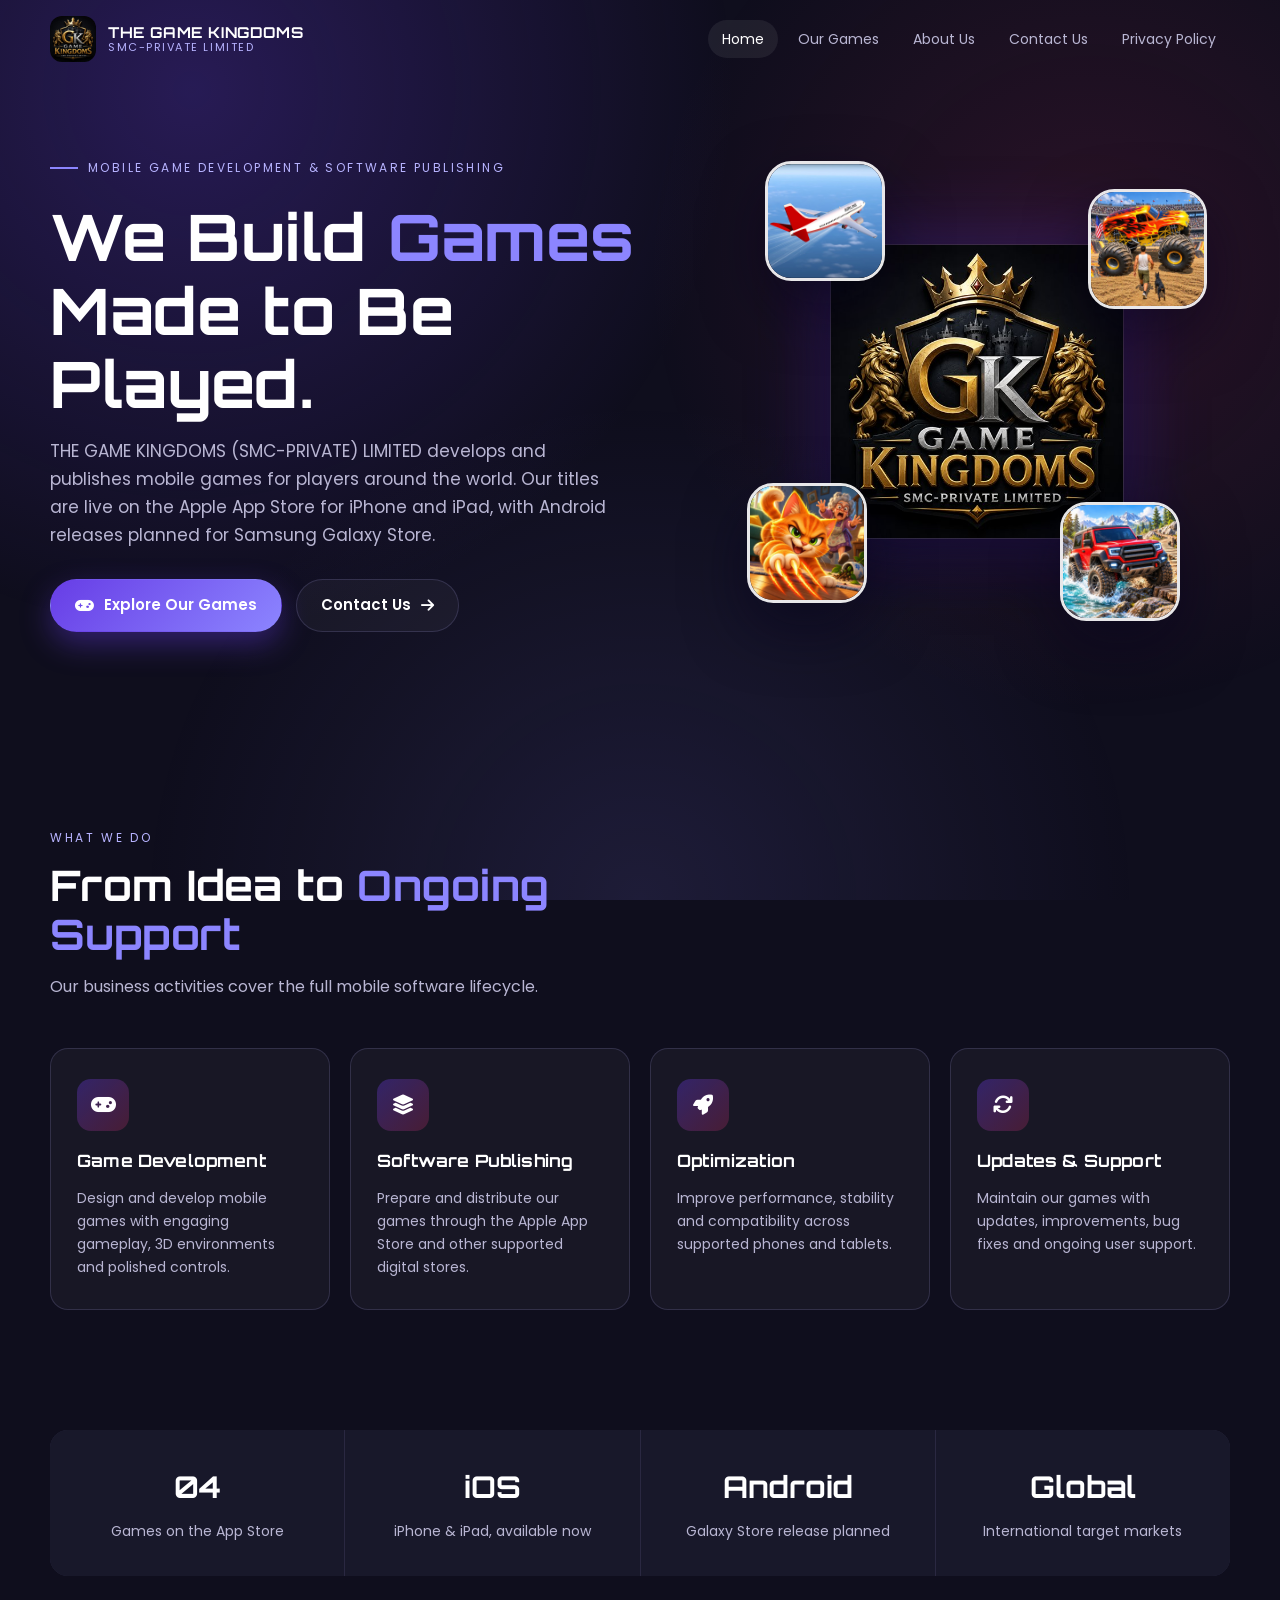
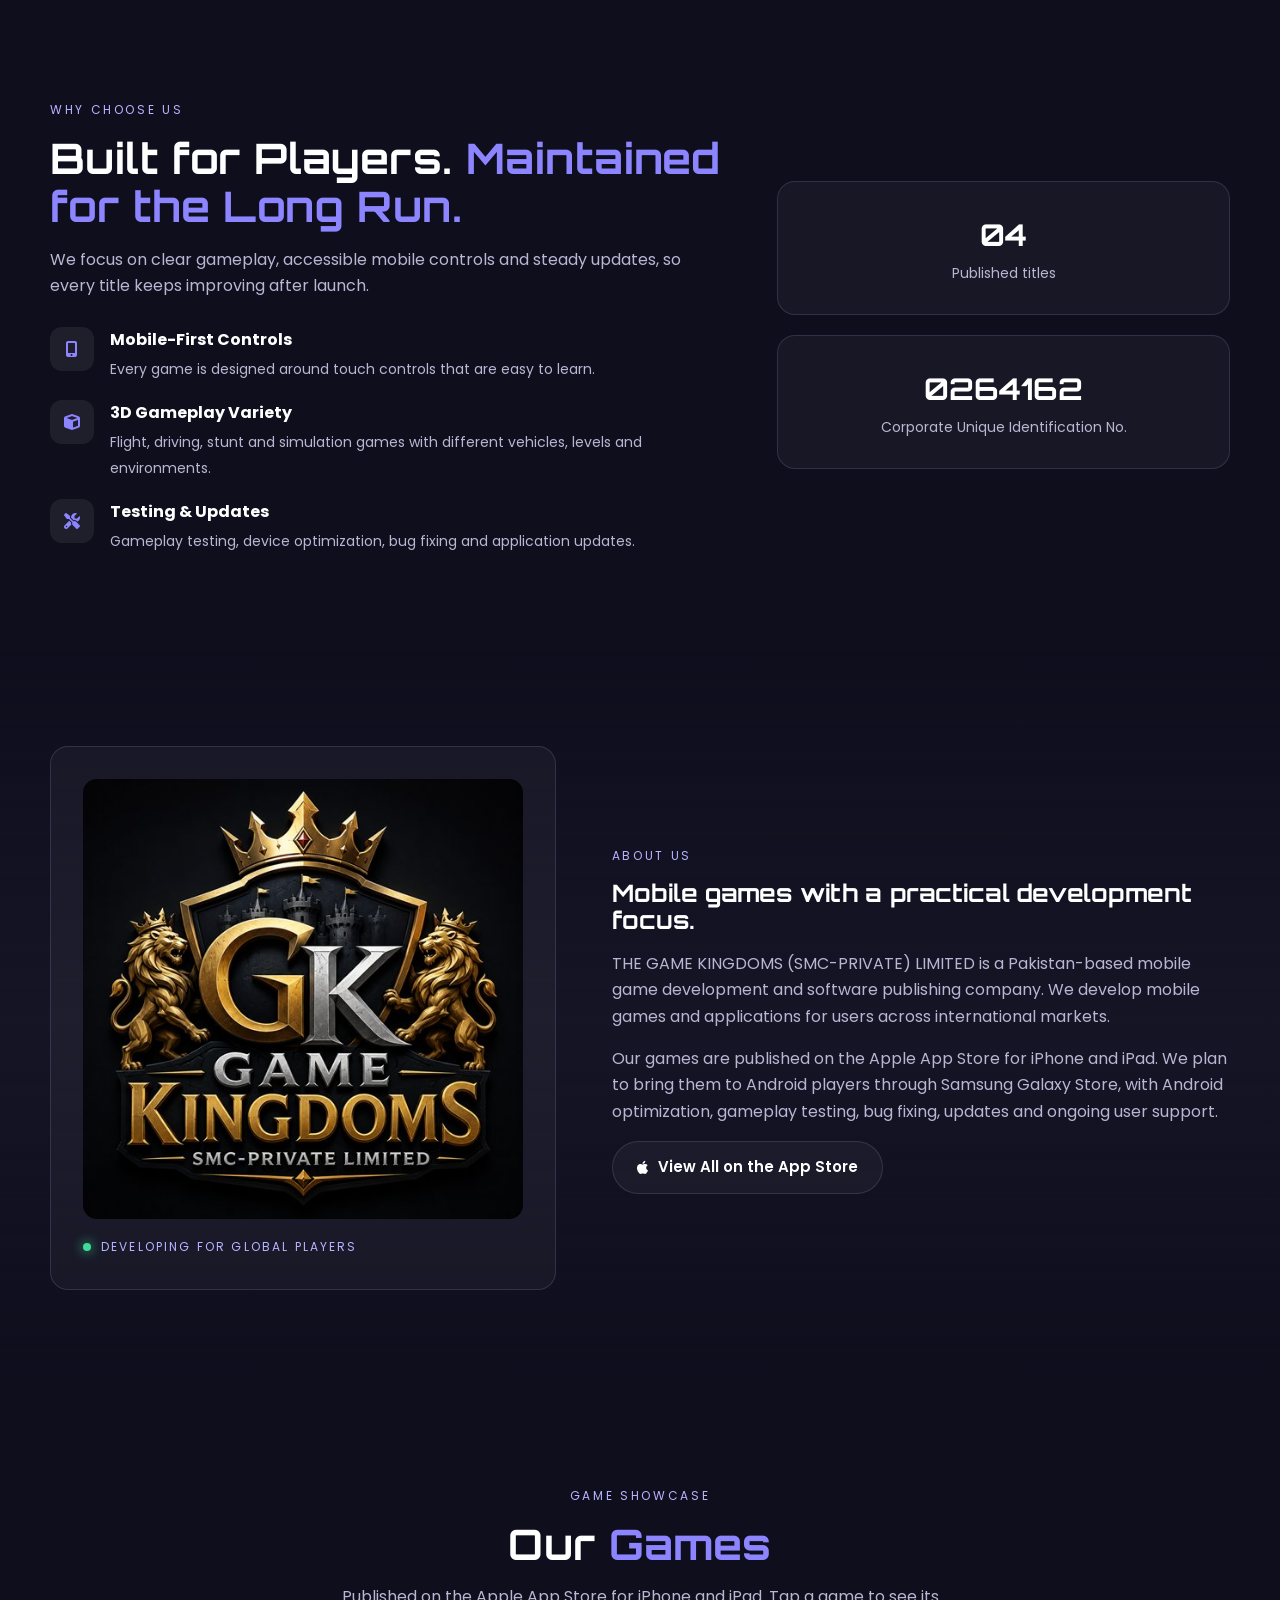
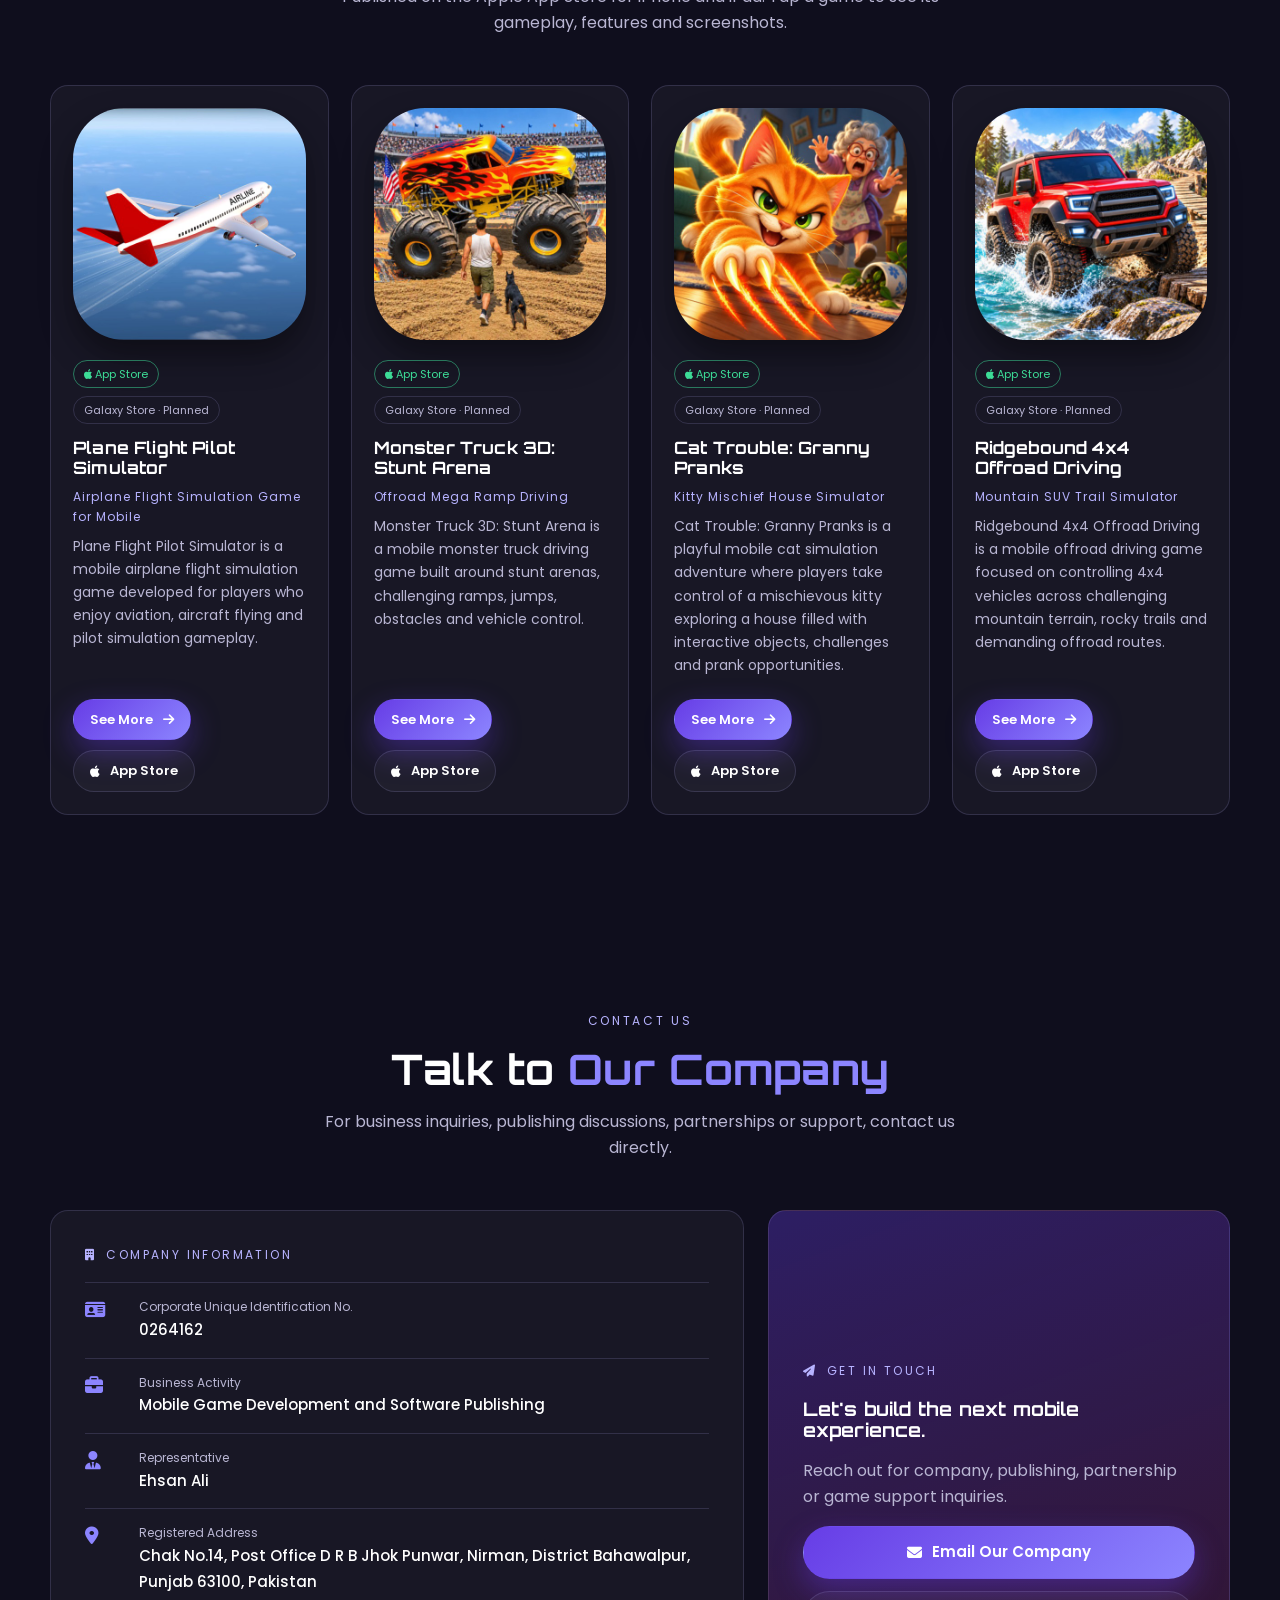
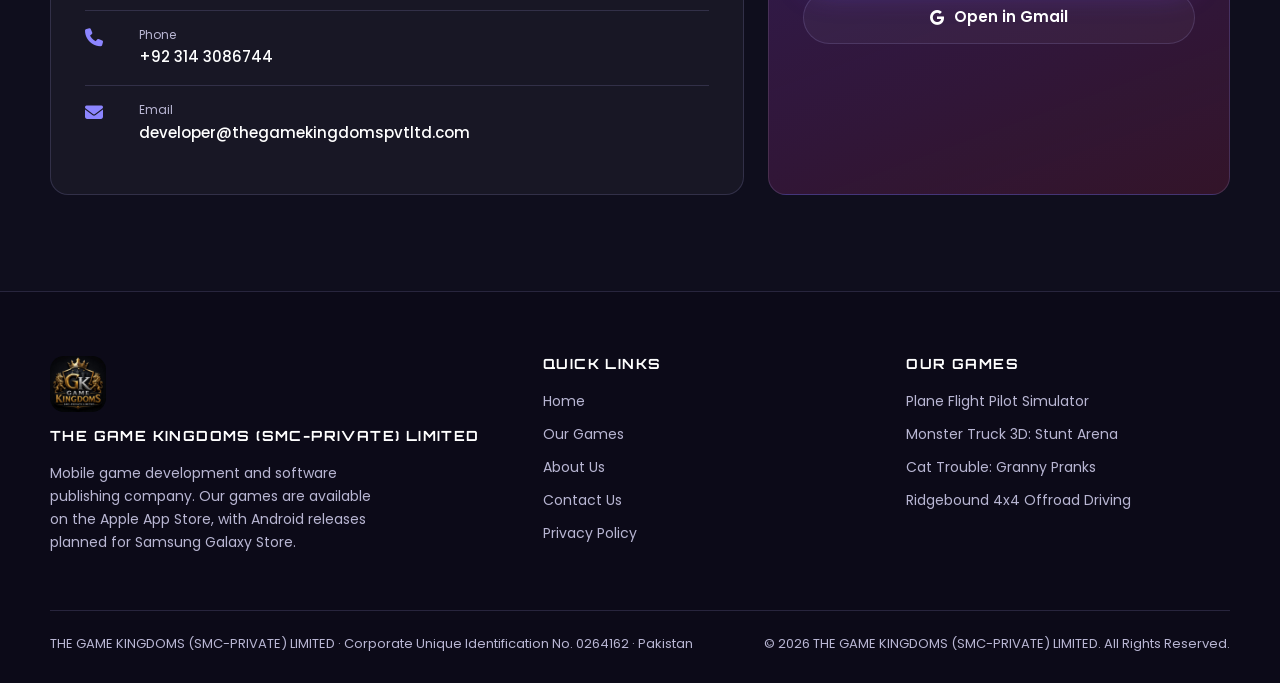
<file: index.html>
<!DOCTYPE html>
<html lang="en">
<head>
    <meta charset="UTF-8">
    <meta name="viewport" content="width=device-width, initial-scale=1.0">
    <title>THE GAME KINGDOMS (SMC-PRIVATE) LIMITED | Mobile Game Development &amp; Software Publishing</title>
    <meta name="description" content="THE GAME KINGDOMS (SMC-PRIVATE) LIMITED is a Pakistan-based mobile game development and software publishing company. Play our games on the Apple App Store.">
    <meta name="author" content="THE GAME KINGDOMS (SMC-PRIVATE) LIMITED">
    <meta property="og:title" content="THE GAME KINGDOMS (SMC-PRIVATE) LIMITED | Mobile Game Development &amp; Software Publishing">
    <meta property="og:description" content="THE GAME KINGDOMS (SMC-PRIVATE) LIMITED is a Pakistan-based mobile game development and software publishing company. Play our games on the Apple App Store.">
    <meta property="og:type" content="website">
    <link rel="icon" href="images/logo.jpg">
    <link rel="preconnect" href="https://fonts.googleapis.com">
    <link rel="preconnect" href="https://fonts.gstatic.com" crossorigin>
    <link href="https://fonts.googleapis.com/css2?family=Orbitron:wght@500;600;700;800&family=Poppins:wght@300;400;500;600;700&display=swap" rel="stylesheet">
    <link rel="stylesheet" href="https://cdnjs.cloudflare.com/ajax/libs/font-awesome/6.7.1/css/all.min.css">
    <link rel="stylesheet" href="css/style.css">
</head>
<body>
<div class="page-glow"></div>
<header id="site-header">
    <nav class="navbar wrap">
        <a href="index.html" class="logo" aria-label="THE GAME KINGDOMS home">
            <img src="images/logo.jpg" alt="THE GAME KINGDOMS logo" width="46" height="46">
            <span class="logo-copy"><strong>THE GAME KINGDOMS</strong><small>SMC-PRIVATE LIMITED</small></span>
        </a>
        <ul class="menu">
            <li><a href="index.html" class="active">Home</a></li>
            <li><a href="games.html">Our Games</a></li>
            <li><a href="index.html#about">About Us</a></li>
            <li><a href="index.html#contact">Contact Us</a></li>
            <li><a href="privacy-policy.html">Privacy Policy</a></li>
        </ul>
        <button class="menu-toggle" aria-label="Open navigation menu" aria-expanded="false"><i class="fa-solid fa-bars"></i></button>
    </nav>
</header>

<main>
<section id="home" class="hero">
    <div class="wrap hero-grid">
        <div class="hero-content">
            <div class="eyebrow"><span></span> MOBILE GAME DEVELOPMENT & SOFTWARE PUBLISHING</div>
            <h1>We Build <em>Games</em><br>Made to Be Played.</h1>
            <p>THE GAME KINGDOMS (SMC-PRIVATE) LIMITED develops and publishes mobile games for players around the world. Our titles are live on the Apple App Store for iPhone and iPad, with Android releases planned for Samsung Galaxy Store.</p>
            <div class="hero-actions">
                <a class="btn btn-primary" href="#games"><i class="fa-solid fa-gamepad"></i> Explore Our Games</a>
                <a class="btn btn-ghost" href="#contact">Contact Us <i class="fa-solid fa-arrow-right"></i></a>
            </div>
        </div>
        <div class="hero-visual">
            <div class="hero-logo"><img src="images/logo.jpg" alt="THE GAME KINGDOMS" width="460" height="460"></div>
                <a class="hero-icon" href="games/plane-flight-pilot-simulator.html"><img src="images/games/plane-flight-pilot-simulator/icon.jpg" alt="Plane Flight Pilot Simulator" width="512" height="512"></a>
                <a class="hero-icon" href="games/monster-truck-3d-stunt-arena.html"><img src="images/games/monster-truck-3d-stunt-arena/icon.jpg" alt="Monster Truck 3D: Stunt Arena" width="512" height="512"></a>
                <a class="hero-icon" href="games/cat-trouble-granny-pranks.html"><img src="images/games/cat-trouble-granny-pranks/icon.jpg" alt="Cat Trouble: Granny Pranks" width="512" height="512"></a>
                <a class="hero-icon" href="games/ridgebound-4x4-offroad-driving.html"><img src="images/games/ridgebound-4x4-offroad-driving/icon.jpg" alt="Ridgebound 4x4 Offroad Driving" width="512" height="512"></a>
        </div>
    </div>
</section>

<section class="section" id="services">
    <div class="wrap">
        <div class="section-heading reveal">
            <div class="kicker">What We Do</div>
            <h2>From Idea to <span>Ongoing Support</span></h2>
            <p>Our business activities cover the full mobile software lifecycle.</p>
        </div>
        <div class="service-grid">
            <article class="service panel reveal"><div class="icon"><i class="fa-solid fa-gamepad"></i></div><h3>Game Development</h3><p>Design and develop mobile games with engaging gameplay, 3D environments and polished controls.</p></article>
            <article class="service panel reveal"><div class="icon"><i class="fa-solid fa-layer-group"></i></div><h3>Software Publishing</h3><p>Prepare and distribute our games through the Apple App Store and other supported digital stores.</p></article>
            <article class="service panel reveal"><div class="icon"><i class="fa-solid fa-rocket"></i></div><h3>Optimization</h3><p>Improve performance, stability and compatibility across supported phones and tablets.</p></article>
            <article class="service panel reveal"><div class="icon"><i class="fa-solid fa-arrows-rotate"></i></div><h3>Updates & Support</h3><p>Maintain our games with updates, improvements, bug fixes and ongoing user support.</p></article>
        </div>
    </div>
</section>

<section class="section-tight">
    <div class="wrap">
        <div class="stats reveal">
            <div class="stat"><strong>04</strong><span>Games on the App Store</span></div>
            <div class="stat"><strong>iOS</strong><span>iPhone & iPad, available now</span></div>
            <div class="stat"><strong>Android</strong><span>Galaxy Store release planned</span></div>
            <div class="stat"><strong>Global</strong><span>International target markets</span></div>
        </div>
    </div>
</section>

<section class="section" id="why">
    <div class="wrap why-grid">
        <div class="reveal">
            <div class="kicker">Why Choose Us</div>
            <div class="section-heading" style="margin-bottom:0"><h2>Built for Players. <span>Maintained for the Long Run.</span></h2></div>
            <p>We focus on clear gameplay, accessible mobile controls and steady updates, so every title keeps improving after launch.</p>
            <ul class="why-list">
                <li><i class="fa-solid fa-mobile-screen-button"></i><div><strong>Mobile-First Controls</strong><span>Every game is designed around touch controls that are easy to learn.</span></div></li>
                <li><i class="fa-solid fa-cube"></i><div><strong>3D Gameplay Variety</strong><span>Flight, driving, stunt and simulation games with different vehicles, levels and environments.</span></div></li>
                <li><i class="fa-solid fa-screwdriver-wrench"></i><div><strong>Testing & Updates</strong><span>Gameplay testing, device optimization, bug fixing and application updates.</span></div></li>
            </ul>
        </div>
        <div class="why-cards reveal">
            <div class="why-card panel"><strong>04</strong><span>Published titles</span></div>
            <div class="why-card panel"><strong>0264162</strong><span>Corporate Unique Identification No.</span></div>
        </div>
    </div>
</section>

<section class="section section-alt" id="about">
    <div class="wrap about-grid">
        <div class="about-visual panel reveal">
            <img src="images/logo.jpg" alt="THE GAME KINGDOMS studio logo" width="460" height="460" loading="lazy">
            <div class="caption"><span class="dot"></span> DEVELOPING FOR GLOBAL PLAYERS</div>
        </div>
        <div class="about-copy reveal">
            <div class="kicker">About Us</div>
            <h3>Mobile games with a practical development focus.</h3>
            <p>THE GAME KINGDOMS (SMC-PRIVATE) LIMITED is a Pakistan-based mobile game development and software publishing company. We develop mobile games and applications for users across international markets.</p>
            <p>Our games are published on the Apple App Store for iPhone and iPad. We plan to bring them to Android players through Samsung Galaxy Store, with Android optimization, gameplay testing, bug fixing, updates and ongoing user support.</p>
            <a class="btn btn-ghost" href="https://apps.apple.com/mn/developer/ehsan-ali/id1786367905" target="_blank" rel="noopener"><i class="fa-brands fa-apple"></i> View All on the App Store</a>
        </div>
    </div>
</section>

<section class="section" id="games">
    <div class="wrap">
        <div class="section-heading centered reveal">
            <div class="kicker">Game Showcase</div>
            <h2>Our <span>Games</span></h2>
            <p>Published on the Apple App Store for iPhone and iPad. Tap a game to see its gameplay, features and screenshots.</p>
        </div>
        <div class="game-grid">
        <article class="game-card panel reveal">
            <a class="game-icon" href="games/plane-flight-pilot-simulator.html"><img src="images/games/plane-flight-pilot-simulator/icon.jpg" alt="Plane Flight Pilot Simulator app icon" width="512" height="512" loading="lazy"></a>
            <div class="platforms"><span class="platform live"><i class="fa-brands fa-apple"></i> App Store</span><span class="platform">Galaxy Store · Planned</span></div>
            <h3>Plane Flight Pilot Simulator</h3>
            <div class="tag">Airplane Flight Simulation Game for Mobile</div>
            <p>Plane Flight Pilot Simulator is a mobile airplane flight simulation game developed for players who enjoy aviation, aircraft flying and pilot simulation gameplay.</p>
            <div class="game-actions">
                <a class="btn btn-primary btn-sm" href="games/plane-flight-pilot-simulator.html">See More <i class="fa-solid fa-arrow-right"></i></a>
                <a class="btn btn-ghost btn-sm" href="https://apps.apple.com/us/app/plane-flight-pilot-simulator/id6740571458" target="_blank" rel="noopener"><i class="fa-brands fa-apple"></i> App Store</a>
            </div>
        </article>
        <article class="game-card panel reveal">
            <a class="game-icon" href="games/monster-truck-3d-stunt-arena.html"><img src="images/games/monster-truck-3d-stunt-arena/icon.jpg" alt="Monster Truck 3D: Stunt Arena app icon" width="512" height="512" loading="lazy"></a>
            <div class="platforms"><span class="platform live"><i class="fa-brands fa-apple"></i> App Store</span><span class="platform">Galaxy Store · Planned</span></div>
            <h3>Monster Truck 3D: Stunt Arena</h3>
            <div class="tag">Offroad Mega Ramp Driving</div>
            <p>Monster Truck 3D: Stunt Arena is a mobile monster truck driving game built around stunt arenas, challenging ramps, jumps, obstacles and vehicle control.</p>
            <div class="game-actions">
                <a class="btn btn-primary btn-sm" href="games/monster-truck-3d-stunt-arena.html">See More <i class="fa-solid fa-arrow-right"></i></a>
                <a class="btn btn-ghost btn-sm" href="https://apps.apple.com/us/app/monster-truck-3d-stunt-arena/id6739700080" target="_blank" rel="noopener"><i class="fa-brands fa-apple"></i> App Store</a>
            </div>
        </article>
        <article class="game-card panel reveal">
            <a class="game-icon" href="games/cat-trouble-granny-pranks.html"><img src="images/games/cat-trouble-granny-pranks/icon.jpg" alt="Cat Trouble: Granny Pranks app icon" width="512" height="512" loading="lazy"></a>
            <div class="platforms"><span class="platform live"><i class="fa-brands fa-apple"></i> App Store</span><span class="platform">Galaxy Store · Planned</span></div>
            <h3>Cat Trouble: Granny Pranks</h3>
            <div class="tag">Kitty Mischief House Simulator</div>
            <p>Cat Trouble: Granny Pranks is a playful mobile cat simulation adventure where players take control of a mischievous kitty exploring a house filled with interactive objects, challenges and prank opportunities.</p>
            <div class="game-actions">
                <a class="btn btn-primary btn-sm" href="games/cat-trouble-granny-pranks.html">See More <i class="fa-solid fa-arrow-right"></i></a>
                <a class="btn btn-ghost btn-sm" href="https://apps.apple.com/us/app/cat-trouble-granny-pranks/id6741321329" target="_blank" rel="noopener"><i class="fa-brands fa-apple"></i> App Store</a>
            </div>
        </article>
        <article class="game-card panel reveal">
            <a class="game-icon" href="games/ridgebound-4x4-offroad-driving.html"><img src="images/games/ridgebound-4x4-offroad-driving/icon.jpg" alt="Ridgebound 4x4 Offroad Driving app icon" width="512" height="512" loading="lazy"></a>
            <div class="platforms"><span class="platform live"><i class="fa-brands fa-apple"></i> App Store</span><span class="platform">Galaxy Store · Planned</span></div>
            <h3>Ridgebound 4x4 Offroad Driving</h3>
            <div class="tag">Mountain SUV Trail Simulator</div>
            <p>Ridgebound 4x4 Offroad Driving is a mobile offroad driving game focused on controlling 4x4 vehicles across challenging mountain terrain, rocky trails and demanding offroad routes.</p>
            <div class="game-actions">
                <a class="btn btn-primary btn-sm" href="games/ridgebound-4x4-offroad-driving.html">See More <i class="fa-solid fa-arrow-right"></i></a>
                <a class="btn btn-ghost btn-sm" href="https://apps.apple.com/us/app/ridgebound-4x4-offroad-driving/id6739870364" target="_blank" rel="noopener"><i class="fa-brands fa-apple"></i> App Store</a>
            </div>
        </article>
        </div>
    </div>
</section>

<section class="section" id="contact">
    <div class="wrap">
        <div class="section-heading centered reveal">
            <div class="kicker">Contact Us</div>
            <h2>Talk to <span>Our Company</span></h2>
            <p>For business inquiries, publishing discussions, partnerships or support, contact us directly.</p>
        </div>
        <div class="contact-grid">
            <div class="contact-card panel reveal">
                <div class="contact-label"><i class="fa-solid fa-building"></i> COMPANY INFORMATION</div>
                <div class="company-row"><i class="fa-solid fa-id-card"></i><div><small>Corporate Unique Identification No.</small><strong>0264162</strong></div></div>
                <div class="company-row"><i class="fa-solid fa-briefcase"></i><div><small>Business Activity</small><strong>Mobile Game Development and Software Publishing</strong></div></div>
                <div class="company-row"><i class="fa-solid fa-user-tie"></i><div><small>Representative</small><strong>Ehsan Ali</strong></div></div>
                <div class="company-row"><i class="fa-solid fa-location-dot"></i><div><small>Registered Address</small><strong>Chak No.14, Post Office D R B Jhok Punwar, Nirman, District Bahawalpur, Punjab 63100, Pakistan</strong></div></div>
                <div class="company-row"><i class="fa-solid fa-phone"></i><div><small>Phone</small><a href="tel:+923143086744">+92 314 3086744</a></div></div>
                <div class="company-row"><i class="fa-solid fa-envelope"></i><div><small>Email</small><a href="mailto:developer@thegamekingdomspvtltd.com">developer@thegamekingdomspvtltd.com</a></div></div>
            </div>
            <div class="contact-card contact-cta panel reveal">
                <div class="contact-label"><i class="fa-solid fa-paper-plane"></i> GET IN TOUCH</div>
                <h3>Let's build the next mobile experience.</h3>
                <p>Reach out for company, publishing, partnership or game support inquiries.</p>
                <a class="btn btn-primary" href="mailto:developer@thegamekingdomspvtltd.com?subject=Inquiry%20from%20website"><i class="fa-solid fa-envelope"></i> Email Our Company</a>
                <a class="btn btn-ghost" href="https://mail.google.com/mail/?view=cm&fs=1&to=developer@thegamekingdomspvtltd.com&su=Inquiry%20from%20website" target="_blank" rel="noopener"><i class="fa-brands fa-google"></i> Open in Gmail</a>
            </div>
        </div>
    </div>
</section>
</main>
<footer>
    <div class="wrap">
        <div class="footer-grid">
            <div class="footer-brand">
                <img src="images/logo.jpg" alt="THE GAME KINGDOMS logo" width="56" height="56">
                <h4>THE GAME KINGDOMS (SMC-PRIVATE) LIMITED</h4>
                <p>Mobile game development and software publishing company. Our games are available on the Apple App Store, with Android releases planned for Samsung Galaxy Store.</p>
            </div>
            <div>
                <h4>QUICK LINKS</h4>
                <div class="footer-links">
                    <a href="index.html">Home</a>
                    <a href="games.html">Our Games</a>
                    <a href="index.html#about">About Us</a>
                    <a href="index.html#contact">Contact Us</a>
                    <a href="privacy-policy.html">Privacy Policy</a>
                </div>
            </div>
            <div>
                <h4>OUR GAMES</h4>
                <div class="footer-links">
                <a href="games/plane-flight-pilot-simulator.html">Plane Flight Pilot Simulator</a>
                <a href="games/monster-truck-3d-stunt-arena.html">Monster Truck 3D: Stunt Arena</a>
                <a href="games/cat-trouble-granny-pranks.html">Cat Trouble: Granny Pranks</a>
                <a href="games/ridgebound-4x4-offroad-driving.html">Ridgebound 4x4 Offroad Driving</a>
                </div>
            </div>
        </div>
        <div class="footer-legal">
            <p>THE GAME KINGDOMS (SMC-PRIVATE) LIMITED · Corporate Unique Identification No. 0264162 · Pakistan</p>
            <p>&copy; 2026 THE GAME KINGDOMS (SMC-PRIVATE) LIMITED. All Rights Reserved.</p>
        </div>
    </div>
</footer>
<script src="js/script.js"></script>
</body>
</html>
</file>
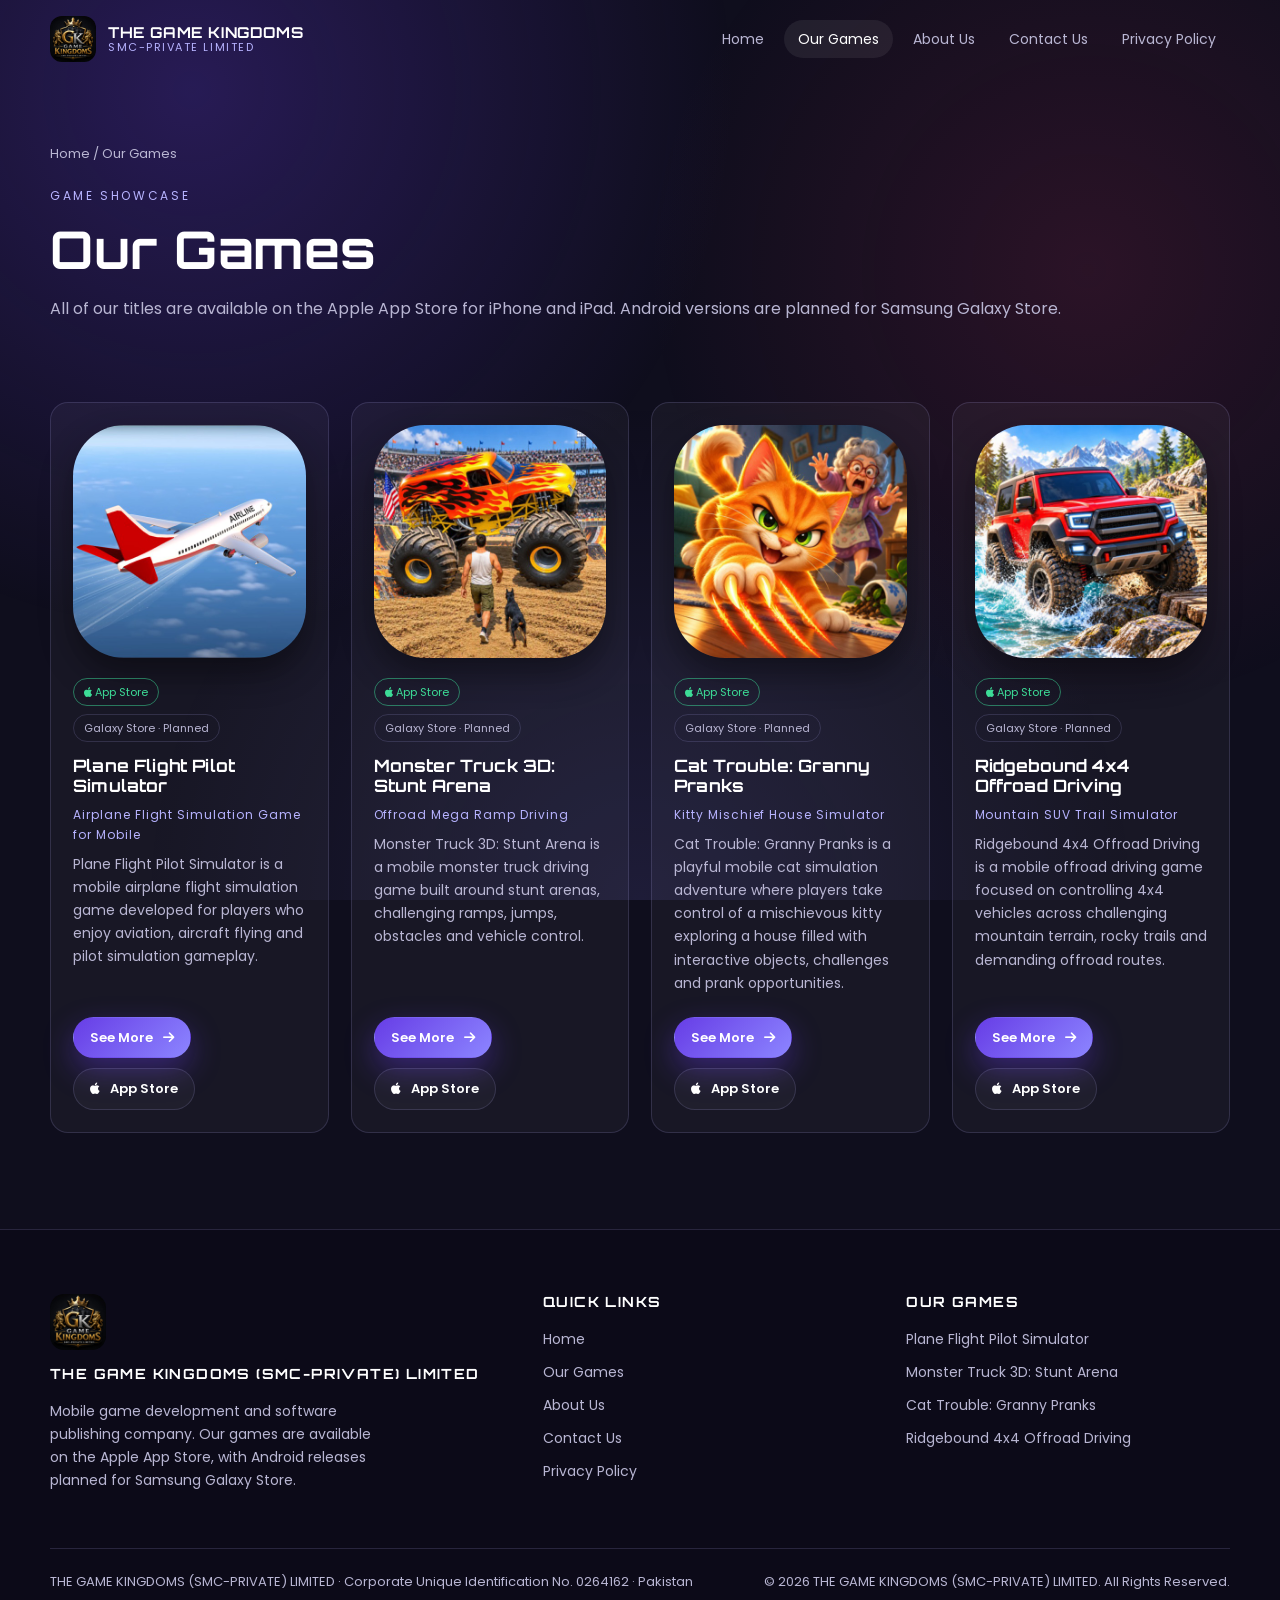
<file: games.html>
<!DOCTYPE html>
<html lang="en">
<head>
    <meta charset="UTF-8">
    <meta name="viewport" content="width=device-width, initial-scale=1.0">
    <title>Our Games | THE GAME KINGDOMS (SMC-PRIVATE) LIMITED</title>
    <meta name="description" content="Mobile games by THE GAME KINGDOMS (SMC-PRIVATE) LIMITED, available on the Apple App Store for iPhone and iPad.">
    <meta name="author" content="THE GAME KINGDOMS (SMC-PRIVATE) LIMITED">
    <meta property="og:title" content="Our Games | THE GAME KINGDOMS (SMC-PRIVATE) LIMITED">
    <meta property="og:description" content="Mobile games by THE GAME KINGDOMS (SMC-PRIVATE) LIMITED, available on the Apple App Store for iPhone and iPad.">
    <meta property="og:type" content="website">
    <link rel="icon" href="images/logo.jpg">
    <link rel="preconnect" href="https://fonts.googleapis.com">
    <link rel="preconnect" href="https://fonts.gstatic.com" crossorigin>
    <link href="https://fonts.googleapis.com/css2?family=Orbitron:wght@500;600;700;800&family=Poppins:wght@300;400;500;600;700&display=swap" rel="stylesheet">
    <link rel="stylesheet" href="https://cdnjs.cloudflare.com/ajax/libs/font-awesome/6.7.1/css/all.min.css">
    <link rel="stylesheet" href="css/style.css">
</head>
<body>
<div class="page-glow"></div>
<header id="site-header">
    <nav class="navbar wrap">
        <a href="index.html" class="logo" aria-label="THE GAME KINGDOMS home">
            <img src="images/logo.jpg" alt="THE GAME KINGDOMS logo" width="46" height="46">
            <span class="logo-copy"><strong>THE GAME KINGDOMS</strong><small>SMC-PRIVATE LIMITED</small></span>
        </a>
        <ul class="menu">
            <li><a href="index.html">Home</a></li>
            <li><a href="games.html" class="active">Our Games</a></li>
            <li><a href="index.html#about">About Us</a></li>
            <li><a href="index.html#contact">Contact Us</a></li>
            <li><a href="privacy-policy.html">Privacy Policy</a></li>
        </ul>
        <button class="menu-toggle" aria-label="Open navigation menu" aria-expanded="false"><i class="fa-solid fa-bars"></i></button>
    </nav>
</header>

<main>
<section class="page-hero">
    <div class="wrap">
        <div class="breadcrumb"><a href="index.html">Home</a> / Our Games</div>
        <div class="kicker">Game Showcase</div>
        <h1>Our Games</h1>
        <p>All of our titles are available on the Apple App Store for iPhone and iPad. Android versions are planned for Samsung Galaxy Store.</p>
    </div>
</section>
<section class="section" style="padding-top:24px">
    <div class="wrap">
        <div class="game-grid">
        <article class="game-card panel reveal">
            <a class="game-icon" href="games/plane-flight-pilot-simulator.html"><img src="images/games/plane-flight-pilot-simulator/icon.jpg" alt="Plane Flight Pilot Simulator app icon" width="512" height="512" loading="lazy"></a>
            <div class="platforms"><span class="platform live"><i class="fa-brands fa-apple"></i> App Store</span><span class="platform">Galaxy Store · Planned</span></div>
            <h3>Plane Flight Pilot Simulator</h3>
            <div class="tag">Airplane Flight Simulation Game for Mobile</div>
            <p>Plane Flight Pilot Simulator is a mobile airplane flight simulation game developed for players who enjoy aviation, aircraft flying and pilot simulation gameplay.</p>
            <div class="game-actions">
                <a class="btn btn-primary btn-sm" href="games/plane-flight-pilot-simulator.html">See More <i class="fa-solid fa-arrow-right"></i></a>
                <a class="btn btn-ghost btn-sm" href="https://apps.apple.com/us/app/plane-flight-pilot-simulator/id6740571458" target="_blank" rel="noopener"><i class="fa-brands fa-apple"></i> App Store</a>
            </div>
        </article>
        <article class="game-card panel reveal">
            <a class="game-icon" href="games/monster-truck-3d-stunt-arena.html"><img src="images/games/monster-truck-3d-stunt-arena/icon.jpg" alt="Monster Truck 3D: Stunt Arena app icon" width="512" height="512" loading="lazy"></a>
            <div class="platforms"><span class="platform live"><i class="fa-brands fa-apple"></i> App Store</span><span class="platform">Galaxy Store · Planned</span></div>
            <h3>Monster Truck 3D: Stunt Arena</h3>
            <div class="tag">Offroad Mega Ramp Driving</div>
            <p>Monster Truck 3D: Stunt Arena is a mobile monster truck driving game built around stunt arenas, challenging ramps, jumps, obstacles and vehicle control.</p>
            <div class="game-actions">
                <a class="btn btn-primary btn-sm" href="games/monster-truck-3d-stunt-arena.html">See More <i class="fa-solid fa-arrow-right"></i></a>
                <a class="btn btn-ghost btn-sm" href="https://apps.apple.com/us/app/monster-truck-3d-stunt-arena/id6739700080" target="_blank" rel="noopener"><i class="fa-brands fa-apple"></i> App Store</a>
            </div>
        </article>
        <article class="game-card panel reveal">
            <a class="game-icon" href="games/cat-trouble-granny-pranks.html"><img src="images/games/cat-trouble-granny-pranks/icon.jpg" alt="Cat Trouble: Granny Pranks app icon" width="512" height="512" loading="lazy"></a>
            <div class="platforms"><span class="platform live"><i class="fa-brands fa-apple"></i> App Store</span><span class="platform">Galaxy Store · Planned</span></div>
            <h3>Cat Trouble: Granny Pranks</h3>
            <div class="tag">Kitty Mischief House Simulator</div>
            <p>Cat Trouble: Granny Pranks is a playful mobile cat simulation adventure where players take control of a mischievous kitty exploring a house filled with interactive objects, challenges and prank opportunities.</p>
            <div class="game-actions">
                <a class="btn btn-primary btn-sm" href="games/cat-trouble-granny-pranks.html">See More <i class="fa-solid fa-arrow-right"></i></a>
                <a class="btn btn-ghost btn-sm" href="https://apps.apple.com/us/app/cat-trouble-granny-pranks/id6741321329" target="_blank" rel="noopener"><i class="fa-brands fa-apple"></i> App Store</a>
            </div>
        </article>
        <article class="game-card panel reveal">
            <a class="game-icon" href="games/ridgebound-4x4-offroad-driving.html"><img src="images/games/ridgebound-4x4-offroad-driving/icon.jpg" alt="Ridgebound 4x4 Offroad Driving app icon" width="512" height="512" loading="lazy"></a>
            <div class="platforms"><span class="platform live"><i class="fa-brands fa-apple"></i> App Store</span><span class="platform">Galaxy Store · Planned</span></div>
            <h3>Ridgebound 4x4 Offroad Driving</h3>
            <div class="tag">Mountain SUV Trail Simulator</div>
            <p>Ridgebound 4x4 Offroad Driving is a mobile offroad driving game focused on controlling 4x4 vehicles across challenging mountain terrain, rocky trails and demanding offroad routes.</p>
            <div class="game-actions">
                <a class="btn btn-primary btn-sm" href="games/ridgebound-4x4-offroad-driving.html">See More <i class="fa-solid fa-arrow-right"></i></a>
                <a class="btn btn-ghost btn-sm" href="https://apps.apple.com/us/app/ridgebound-4x4-offroad-driving/id6739870364" target="_blank" rel="noopener"><i class="fa-brands fa-apple"></i> App Store</a>
            </div>
        </article>
        </div>
    </div>
</section>
</main>
<footer>
    <div class="wrap">
        <div class="footer-grid">
            <div class="footer-brand">
                <img src="images/logo.jpg" alt="THE GAME KINGDOMS logo" width="56" height="56">
                <h4>THE GAME KINGDOMS (SMC-PRIVATE) LIMITED</h4>
                <p>Mobile game development and software publishing company. Our games are available on the Apple App Store, with Android releases planned for Samsung Galaxy Store.</p>
            </div>
            <div>
                <h4>QUICK LINKS</h4>
                <div class="footer-links">
                    <a href="index.html">Home</a>
                    <a href="games.html">Our Games</a>
                    <a href="index.html#about">About Us</a>
                    <a href="index.html#contact">Contact Us</a>
                    <a href="privacy-policy.html">Privacy Policy</a>
                </div>
            </div>
            <div>
                <h4>OUR GAMES</h4>
                <div class="footer-links">
                <a href="games/plane-flight-pilot-simulator.html">Plane Flight Pilot Simulator</a>
                <a href="games/monster-truck-3d-stunt-arena.html">Monster Truck 3D: Stunt Arena</a>
                <a href="games/cat-trouble-granny-pranks.html">Cat Trouble: Granny Pranks</a>
                <a href="games/ridgebound-4x4-offroad-driving.html">Ridgebound 4x4 Offroad Driving</a>
                </div>
            </div>
        </div>
        <div class="footer-legal">
            <p>THE GAME KINGDOMS (SMC-PRIVATE) LIMITED · Corporate Unique Identification No. 0264162 · Pakistan</p>
            <p>&copy; 2026 THE GAME KINGDOMS (SMC-PRIVATE) LIMITED. All Rights Reserved.</p>
        </div>
    </div>
</footer>
<script src="js/script.js"></script>
</body>
</html>
</file>
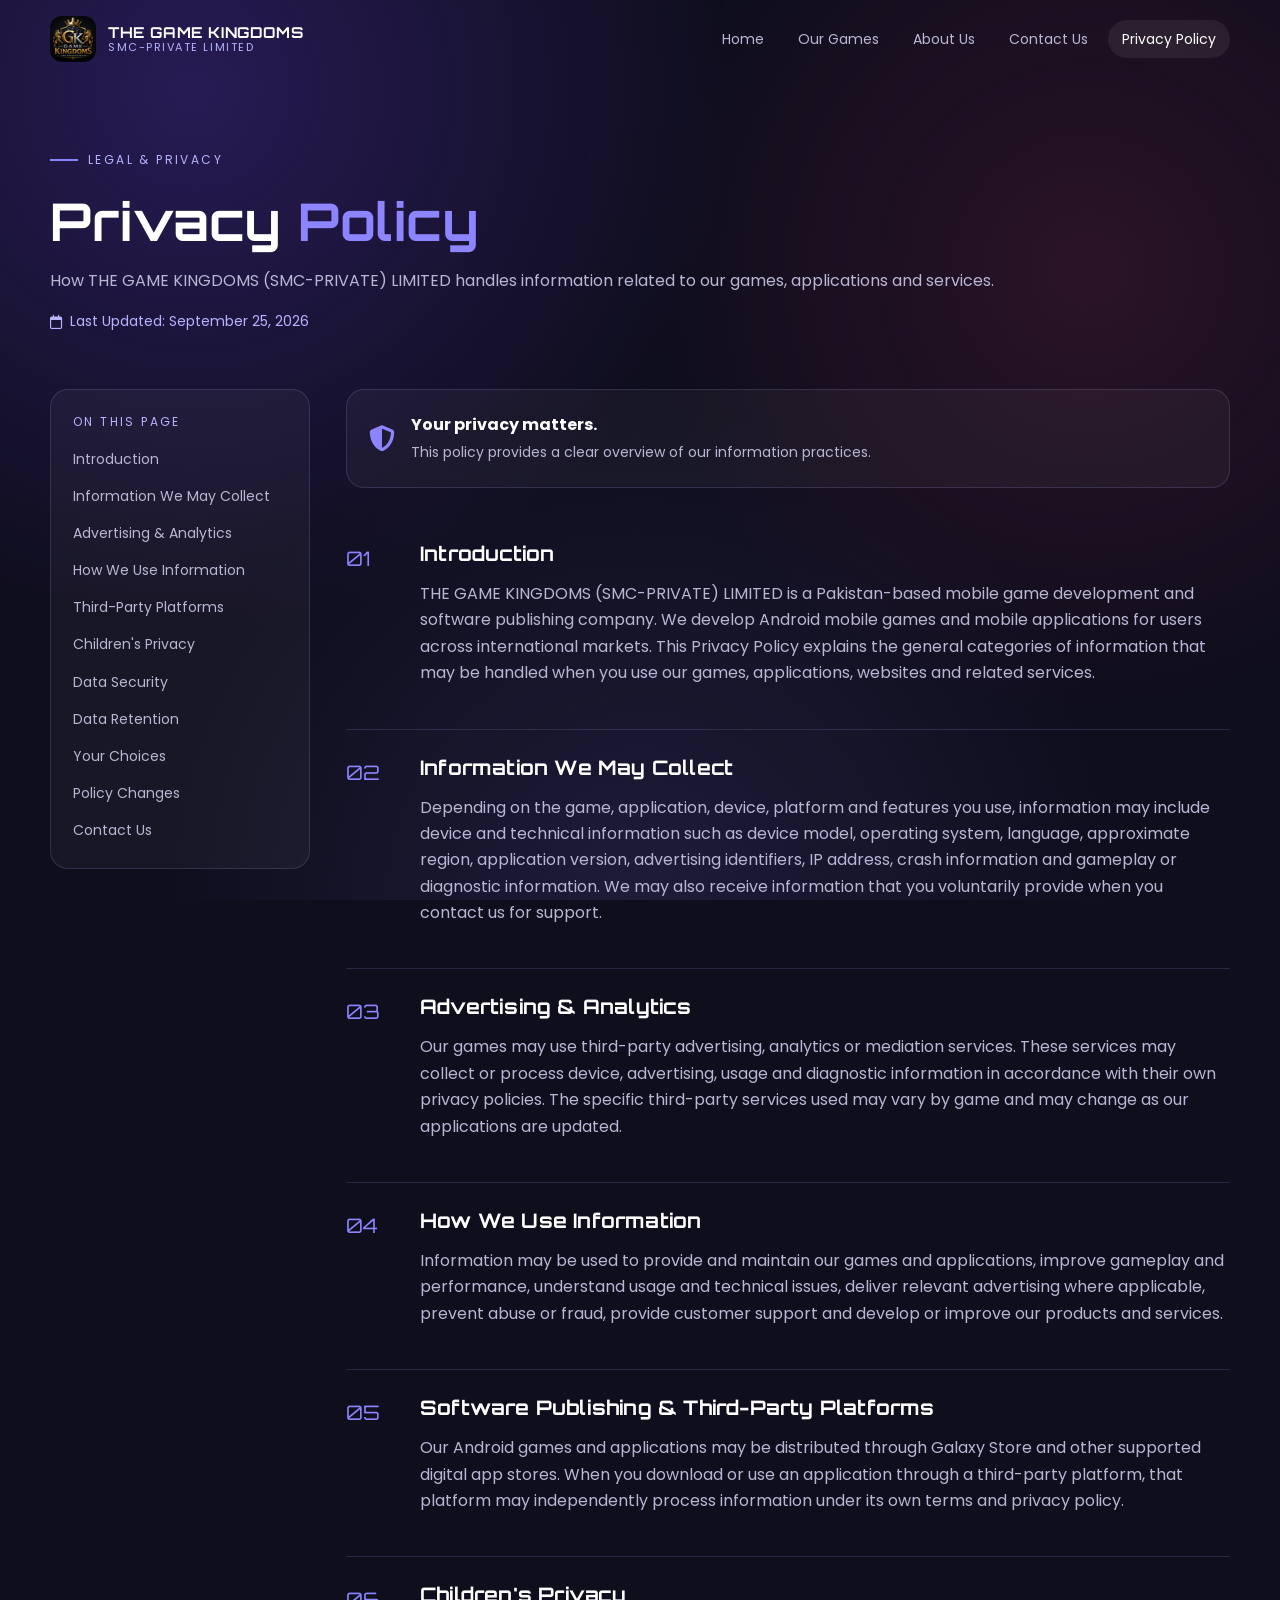
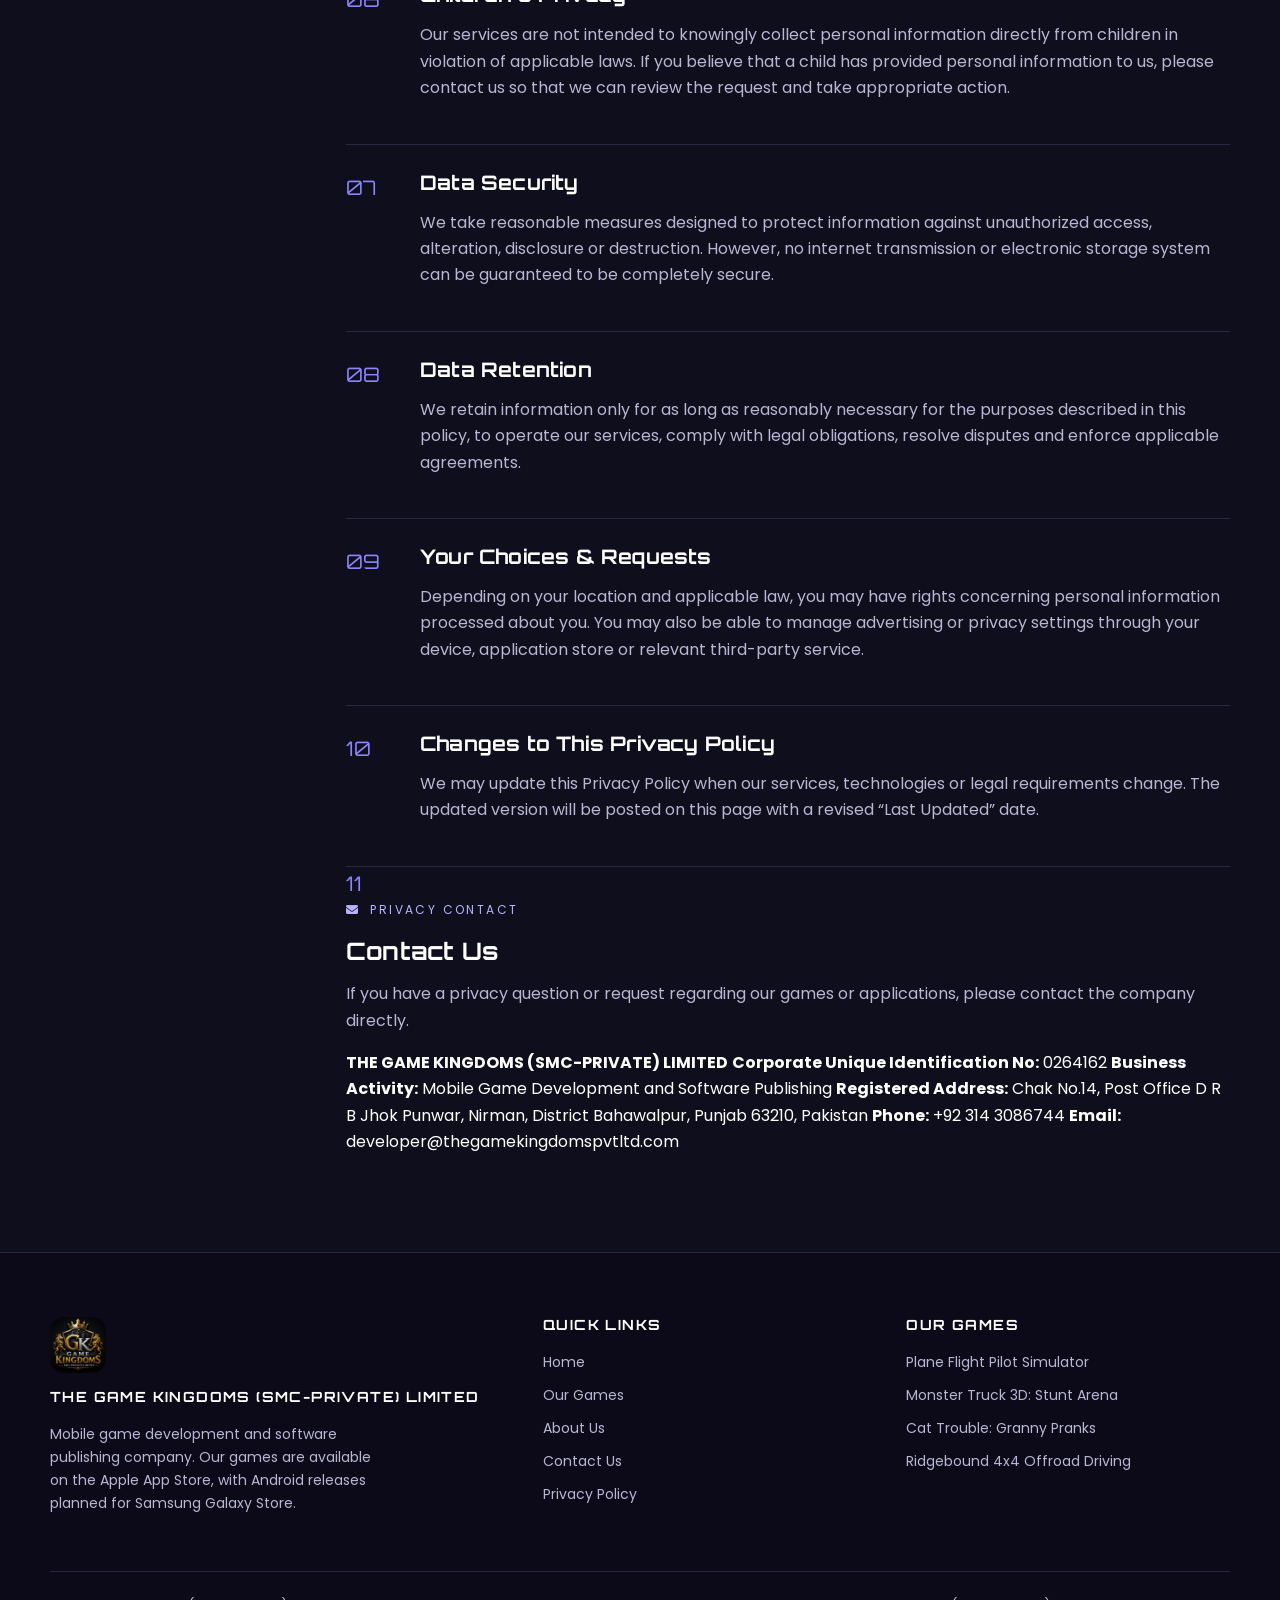
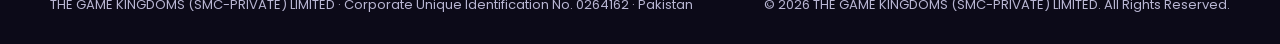
<file: privacy-policy.html>
<!DOCTYPE html>
<html lang="en">
<head>
    <meta charset="UTF-8">
    <meta name="viewport" content="width=device-width, initial-scale=1.0">
    <title>Privacy Policy | THE GAME KINGDOMS (SMC-PRIVATE) LIMITED</title>
    <meta name="description" content="Privacy Policy of THE GAME KINGDOMS (SMC-PRIVATE) LIMITED.">
    <meta name="author" content="THE GAME KINGDOMS (SMC-PRIVATE) LIMITED">
    <meta property="og:title" content="Privacy Policy | THE GAME KINGDOMS (SMC-PRIVATE) LIMITED">
    <meta property="og:description" content="Privacy Policy of THE GAME KINGDOMS (SMC-PRIVATE) LIMITED.">
    <meta property="og:type" content="website">
    <link rel="icon" href="images/logo.jpg">
    <link rel="preconnect" href="https://fonts.googleapis.com">
    <link rel="preconnect" href="https://fonts.gstatic.com" crossorigin>
    <link href="https://fonts.googleapis.com/css2?family=Orbitron:wght@500;600;700;800&family=Poppins:wght@300;400;500;600;700&display=swap" rel="stylesheet">
    <link rel="stylesheet" href="https://cdnjs.cloudflare.com/ajax/libs/font-awesome/6.7.1/css/all.min.css">
    <link rel="stylesheet" href="css/style.css">
</head>
<body>
<div class="page-glow"></div>
<header id="site-header">
    <nav class="navbar wrap">
        <a href="index.html" class="logo" aria-label="THE GAME KINGDOMS home">
            <img src="images/logo.jpg" alt="THE GAME KINGDOMS logo" width="46" height="46">
            <span class="logo-copy"><strong>THE GAME KINGDOMS</strong><small>SMC-PRIVATE LIMITED</small></span>
        </a>
        <ul class="menu">
            <li><a href="index.html">Home</a></li>
            <li><a href="games.html">Our Games</a></li>
            <li><a href="index.html#about">About Us</a></li>
            <li><a href="index.html#contact">Contact Us</a></li>
            <li><a href="privacy-policy.html" class="active">Privacy Policy</a></li>
        </ul>
        <button class="menu-toggle" aria-label="Open navigation menu" aria-expanded="false"><i class="fa-solid fa-bars"></i></button>
    </nav>
</header>
<main>
    <section class="privacy-hero">
        <div class="privacy-hero-inner">
            <div class="eyebrow"><span></span> LEGAL & PRIVACY</div>
            <h1>Privacy <em>Policy</em></h1>
            <p>How THE GAME KINGDOMS (SMC-PRIVATE) LIMITED handles information related to our games, applications and services.</p>
            <div class="policy-meta"><i class="fa-regular fa-calendar"></i> Last Updated: September 25, 2026</div>
        </div>
    </section>

    <section class="privacy-content">
        <div class="privacy-layout">
            <aside class="policy-nav glass-panel">
                <div class="policy-nav-title">ON THIS PAGE</div>
                <a href="#introduction">Introduction</a>
                <a href="#information">Information We May Collect</a>
                <a href="#advertising">Advertising & Analytics</a>
                <a href="#use">How We Use Information</a>
                <a href="#platforms">Third-Party Platforms</a>
                <a href="#children">Children's Privacy</a>
                <a href="#security">Data Security</a>
                <a href="#retention">Data Retention</a>
                <a href="#choices">Your Choices</a>
                <a href="#changes">Policy Changes</a>
                <a href="#contact">Contact Us</a>
            </aside>

            <article class="policy-document">
                <div class="policy-intro glass-panel">
                    <i class="fa-solid fa-shield-halved"></i>
                    <div><strong>Your privacy matters.</strong><span>This policy provides a clear overview of our information practices.</span></div>
                </div>

                <section id="introduction" class="policy-section">
                    <div class="policy-number">01</div><div><h2>Introduction</h2>
                    <p>THE GAME KINGDOMS (SMC-PRIVATE) LIMITED is a Pakistan-based mobile game development and software publishing company. We develop Android mobile games and mobile applications for users across international markets. This Privacy Policy explains the general categories of information that may be handled when you use our games, applications, websites and related services.</p></div>
                </section>

                <section id="information" class="policy-section">
                    <div class="policy-number">02</div><div><h2>Information We May Collect</h2>
                    <p>Depending on the game, application, device, platform and features you use, information may include device and technical information such as device model, operating system, language, approximate region, application version, advertising identifiers, IP address, crash information and gameplay or diagnostic information. We may also receive information that you voluntarily provide when you contact us for support.</p></div>
                </section>

                <section id="advertising" class="policy-section">
                    <div class="policy-number">03</div><div><h2>Advertising & Analytics</h2>
                    <p>Our games may use third-party advertising, analytics or mediation services. These services may collect or process device, advertising, usage and diagnostic information in accordance with their own privacy policies. The specific third-party services used may vary by game and may change as our applications are updated.</p></div>
                </section>

                <section id="use" class="policy-section">
                    <div class="policy-number">04</div><div><h2>How We Use Information</h2>
                    <p>Information may be used to provide and maintain our games and applications, improve gameplay and performance, understand usage and technical issues, deliver relevant advertising where applicable, prevent abuse or fraud, provide customer support and develop or improve our products and services.</p></div>
                </section>

                <section id="platforms" class="policy-section">
                    <div class="policy-number">05</div><div><h2>Software Publishing & Third-Party Platforms</h2>
                    <p>Our Android games and applications may be distributed through Galaxy Store and other supported digital app stores. When you download or use an application through a third-party platform, that platform may independently process information under its own terms and privacy policy.</p></div>
                </section>

                <section id="children" class="policy-section">
                    <div class="policy-number">06</div><div><h2>Children's Privacy</h2>
                    <p>Our services are not intended to knowingly collect personal information directly from children in violation of applicable laws. If you believe that a child has provided personal information to us, please contact us so that we can review the request and take appropriate action.</p></div>
                </section>

                <section id="security" class="policy-section">
                    <div class="policy-number">07</div><div><h2>Data Security</h2>
                    <p>We take reasonable measures designed to protect information against unauthorized access, alteration, disclosure or destruction. However, no internet transmission or electronic storage system can be guaranteed to be completely secure.</p></div>
                </section>

                <section id="retention" class="policy-section">
                    <div class="policy-number">08</div><div><h2>Data Retention</h2>
                    <p>We retain information only for as long as reasonably necessary for the purposes described in this policy, to operate our services, comply with legal obligations, resolve disputes and enforce applicable agreements.</p></div>
                </section>

                <section id="choices" class="policy-section">
                    <div class="policy-number">09</div><div><h2>Your Choices & Requests</h2>
                    <p>Depending on your location and applicable law, you may have rights concerning personal information processed about you. You may also be able to manage advertising or privacy settings through your device, application store or relevant third-party service.</p></div>
                </section>

                <section id="changes" class="policy-section">
                    <div class="policy-number">10</div><div><h2>Changes to This Privacy Policy</h2>
                    <p>We may update this Privacy Policy when our services, technologies or legal requirements change. The updated version will be posted on this page with a revised “Last Updated” date.</p></div>
                </section>

                <section id="contact" class="policy-contact-card">
                    <div class="policy-number">11</div>
                    <div>
                        <div class="contact-label"><i class="fa-solid fa-envelope"></i> PRIVACY CONTACT</div>
                        <h2>Contact Us</h2>
                        <p>If you have a privacy question or request regarding our games or applications, please contact the company directly.</p>
                        <div class="legal-details">
                            <strong>THE GAME KINGDOMS (SMC-PRIVATE) LIMITED</strong>
                            <span><b>Corporate Unique Identification No:</b> 0264162</span>
                            <span><b>Business Activity:</b> Mobile Game Development and Software Publishing</span>
                            <span><b>Registered Address:</b> Chak No.14, Post Office D R B Jhok Punwar, Nirman, District Bahawalpur, Punjab 63210, Pakistan</span>
                            <span><b>Phone:</b> <a href="tel:+923143086744">+92 314 3086744</a></span>
                            <span><b>Email:</b> <a href="mailto:developer@thegamekingdomspvtltd.com">developer@thegamekingdomspvtltd.com</a></span>
                        </div>
                    </div>
                </section>
            </article>
        </div>
    </section>
</main>
<footer>
    <div class="wrap">
        <div class="footer-grid">
            <div class="footer-brand">
                <img src="images/logo.jpg" alt="THE GAME KINGDOMS logo" width="56" height="56">
                <h4>THE GAME KINGDOMS (SMC-PRIVATE) LIMITED</h4>
                <p>Mobile game development and software publishing company. Our games are available on the Apple App Store, with Android releases planned for Samsung Galaxy Store.</p>
            </div>
            <div>
                <h4>QUICK LINKS</h4>
                <div class="footer-links">
                    <a href="index.html">Home</a>
                    <a href="games.html">Our Games</a>
                    <a href="index.html#about">About Us</a>
                    <a href="index.html#contact">Contact Us</a>
                    <a href="privacy-policy.html">Privacy Policy</a>
                </div>
            </div>
            <div>
                <h4>OUR GAMES</h4>
                <div class="footer-links">
                <a href="games/plane-flight-pilot-simulator.html">Plane Flight Pilot Simulator</a>
                <a href="games/monster-truck-3d-stunt-arena.html">Monster Truck 3D: Stunt Arena</a>
                <a href="games/cat-trouble-granny-pranks.html">Cat Trouble: Granny Pranks</a>
                <a href="games/ridgebound-4x4-offroad-driving.html">Ridgebound 4x4 Offroad Driving</a>
                </div>
            </div>
        </div>
        <div class="footer-legal">
            <p>THE GAME KINGDOMS (SMC-PRIVATE) LIMITED · Corporate Unique Identification No. 0264162 · Pakistan</p>
            <p>&copy; 2026 THE GAME KINGDOMS (SMC-PRIVATE) LIMITED. All Rights Reserved.</p>
        </div>
    </div>
</footer>
<script src="js/script.js"></script>
</body>
</html>
</file>
<file: css/style.css>
/* THE GAME KINGDOMS — site styles */
:root {
  --bg: #0f0e1d;
  --bg-2: #18182a;
  --panel: rgba(255, 255, 255, 0.04);
  --panel-strong: rgba(255, 255, 255, 0.07);
  --line: rgba(183, 179, 255, 0.16);
  --violet: #673de6;
  --violet-2: #8c85ff;
  --lilac: #b7b3ff;
  --pink: #d63163;
  --text: #ffffff;
  --muted: #b9b6d3;
  --radius: 18px;
  --shadow: 0 24px 60px rgba(8, 4, 30, 0.55);
  --display: "Orbitron", system-ui, sans-serif;
  --body: "Poppins", system-ui, sans-serif;
  --wrap: 1180px;
}

*, *::before, *::after { box-sizing: border-box; }
html { scroll-behavior: smooth; }
body {
  margin: 0;
  background: var(--bg);
  color: var(--text);
  font-family: var(--body);
  line-height: 1.65;
  overflow-x: hidden;
}
img { max-width: 100%; height: auto; display: block; }
a { color: inherit; text-decoration: none; }
h1, h2, h3, h4 { font-family: var(--display); line-height: 1.15; margin: 0 0 16px; letter-spacing: 0.01em; }
p { margin: 0 0 16px; color: var(--muted); }
.wrap { width: min(var(--wrap), 100% - 40px); margin-inline: auto; }

.page-glow {
  position: fixed; inset: 0; pointer-events: none; z-index: -1;
  background:
    radial-gradient(circle at 15% 10%, rgba(103, 61, 230, 0.28), transparent 40%),
    radial-gradient(circle at 85% 30%, rgba(214, 49, 99, 0.14), transparent 35%),
    radial-gradient(circle at 50% 100%, rgba(140, 133, 255, 0.12), transparent 45%);
}

/* ── Buttons ───────────────────────────────────────────── */
.btn {
  display: inline-flex; align-items: center; gap: 10px;
  padding: 13px 24px; border-radius: 999px;
  font-weight: 600; font-size: 15px; border: 1px solid transparent;
  transition: transform .2s ease, box-shadow .2s ease, background .2s ease;
}
.btn:hover { transform: translateY(-2px); }
.btn-primary { background: linear-gradient(135deg, var(--violet), var(--violet-2)); box-shadow: 0 12px 30px rgba(103, 61, 230, 0.4); }
.btn-ghost { border-color: var(--line); background: var(--panel); }
.btn-ghost:hover { background: var(--panel-strong); }
.btn-sm { padding: 9px 16px; font-size: 13px; }
.btn-store { background: #fff; color: #111; }
.btn-store i { font-size: 18px; }

/* ── Header ────────────────────────────────────────────── */
#site-header {
  position: sticky; top: 0; z-index: 50;
  transition: background .25s ease, border-color .25s ease;
  border-bottom: 1px solid transparent;
}
#site-header.scrolled { background: rgba(15, 14, 29, 0.88); backdrop-filter: blur(14px); border-color: var(--line); }
.navbar { display: flex; align-items: center; justify-content: space-between; gap: 24px; padding: 16px 0; }
.logo { display: flex; align-items: center; gap: 12px; }
.logo img { width: 46px; height: 46px; border-radius: 12px; object-fit: cover; }
.logo-copy { display: flex; flex-direction: column; line-height: 1.1; }
.logo-copy strong { font-family: var(--display); font-size: 15px; letter-spacing: .04em; }
.logo-copy small { color: var(--lilac); font-size: 11px; letter-spacing: .14em; }
.menu { display: flex; gap: 6px; list-style: none; margin: 0; padding: 0; }
.menu a { padding: 9px 14px; border-radius: 999px; font-size: 14px; color: var(--muted); transition: color .2s, background .2s; }
.menu a:hover, .menu a.active { color: #fff; background: var(--panel-strong); }
.menu-toggle { display: none; background: var(--panel); border: 1px solid var(--line); color: #fff; width: 44px; height: 44px; border-radius: 12px; font-size: 18px; cursor: pointer; }

/* ── Sections ──────────────────────────────────────────── */
.section { padding: 96px 0; }
.section-alt { background: linear-gradient(180deg, transparent, rgba(24, 24, 42, 0.7), transparent); }
.kicker { display: inline-block; font-size: 12px; letter-spacing: .22em; color: var(--lilac); text-transform: uppercase; margin-bottom: 14px; }
.section-heading { max-width: 680px; margin-bottom: 48px; }
.section-heading.centered { margin-inline: auto; text-align: center; }
.section-heading h2 { font-size: clamp(28px, 4vw, 42px); }
.section-heading h2 span, .hero h1 em { font-style: normal; color: var(--violet-2); }
.panel { background: var(--panel); border: 1px solid var(--line); border-radius: var(--radius); }

/* ── Hero ──────────────────────────────────────────────── */
.hero { padding: 72px 0 96px; }
.hero-grid { display: grid; grid-template-columns: 1.1fr .9fr; gap: 56px; align-items: center; }
.eyebrow { display: inline-flex; align-items: center; gap: 10px; font-size: 12px; letter-spacing: .2em; color: var(--lilac); margin-bottom: 22px; }
.eyebrow span { width: 28px; height: 2px; background: var(--violet-2); }
.hero h1 { font-size: clamp(36px, 5.6vw, 64px); }
.hero p { font-size: 17px; max-width: 560px; }
.hero-actions { display: flex; flex-wrap: wrap; gap: 14px; margin: 30px 0 0; }
.hero-visual { position: relative; aspect-ratio: 1; max-width: 460px; justify-self: center; width: 100%; }
.hero-logo { position: absolute; inset: 18%; border-radius: 32px; overflow: hidden; border: 1px solid var(--line); box-shadow: var(--shadow), 0 0 80px rgba(103, 61, 230, .35); }
.hero-logo img { width: 100%; height: 100%; object-fit: cover; }
.hero-icon { position: absolute; width: 26%; border-radius: 22%; overflow: hidden; border: 3px solid rgba(255, 255, 255, .9); box-shadow: var(--shadow); animation: float 6s ease-in-out infinite; }
.hero-icon:nth-of-type(1) { top: 0; left: 4%; }
.hero-icon:nth-of-type(2) { top: 6%; right: 0; animation-delay: -1.5s; }
.hero-icon:nth-of-type(3) { bottom: 4%; left: 0; animation-delay: -3s; }
.hero-icon:nth-of-type(4) { bottom: 0; right: 6%; animation-delay: -4.5s; }
@keyframes float { 50% { transform: translateY(-12px); } }

/* ── Services ──────────────────────────────────────────── */
.service-grid { display: grid; grid-template-columns: repeat(4, 1fr); gap: 20px; }
.service { padding: 30px 26px; transition: transform .25s ease, border-color .25s ease; }
.service:hover { transform: translateY(-6px); border-color: rgba(140, 133, 255, .5); }
.service .icon { width: 52px; height: 52px; display: grid; place-items: center; border-radius: 14px; background: linear-gradient(135deg, rgba(103, 61, 230, .35), rgba(214, 49, 99, .25)); font-size: 20px; margin-bottom: 20px; }
.service h3 { font-size: 17px; }
.service p { font-size: 14px; margin: 0; }

/* ── Stats band ────────────────────────────────────────── */
.stats { display: grid; grid-template-columns: repeat(4, 1fr); gap: 1px; background: var(--line); border-radius: var(--radius); overflow: hidden; }
.stat { background: var(--bg-2); padding: 32px 24px; text-align: center; }
.stat strong { display: block; font-family: var(--display); font-size: clamp(22px, 2.6vw, 30px); margin-bottom: 6px; }
.stat span { color: var(--muted); font-size: 14px; }

/* ── Why partner ───────────────────────────────────────── */
.why-grid { display: grid; grid-template-columns: 1.2fr .8fr; gap: 48px; align-items: center; }
.why-list { list-style: none; padding: 0; margin: 28px 0 0; display: grid; gap: 18px; }
.why-list li { display: grid; grid-template-columns: 44px 1fr; gap: 16px; }
.why-list i { width: 44px; height: 44px; display: grid; place-items: center; border-radius: 12px; background: var(--panel-strong); color: var(--violet-2); }
.why-list strong { display: block; margin-bottom: 2px; }
.why-list span { color: var(--muted); font-size: 14px; }
.why-cards { display: grid; gap: 20px; }
.why-card { padding: 28px; text-align: center; }
.why-card strong { display: block; font-family: var(--display); font-size: 30px; }
.why-card span { color: var(--muted); font-size: 14px; }

/* ── About ─────────────────────────────────────────────── */
.about-grid { display: grid; grid-template-columns: .9fr 1.1fr; gap: 56px; align-items: center; }
.about-visual { padding: 32px; position: relative; overflow: hidden; }
.about-visual img { border-radius: 14px; width: 100%; aspect-ratio: 1; object-fit: cover; }
.about-visual .caption { margin-top: 18px; font-size: 12px; letter-spacing: .18em; color: var(--lilac); display: flex; align-items: center; gap: 10px; }
.dot { width: 8px; height: 8px; border-radius: 50%; background: #3ddc97; box-shadow: 0 0 12px #3ddc97; }
.about-copy h3 { font-size: 24px; }

/* ── Game cards ────────────────────────────────────────── */
.game-grid { display: grid; grid-template-columns: repeat(4, 1fr); gap: 22px; }
.game-card { display: flex; flex-direction: column; padding: 22px; transition: transform .25s ease, border-color .25s ease, box-shadow .25s ease; }
.game-card:hover { transform: translateY(-6px); border-color: rgba(140, 133, 255, .55); box-shadow: var(--shadow); }
.game-icon { width: 100%; aspect-ratio: 1; border-radius: 22%; overflow: hidden; margin-bottom: 20px; box-shadow: 0 16px 32px rgba(0, 0, 0, .4); }
.game-icon img { width: 100%; height: 100%; object-fit: cover; }
.game-card .tag { font-size: 12px; color: var(--lilac); letter-spacing: .08em; margin-bottom: 8px; }
.game-card h3 { font-size: 17px; margin-bottom: 10px; }
.game-card p { font-size: 14px; flex: 1; }
.game-actions { display: flex; gap: 10px; flex-wrap: wrap; margin-top: 6px; }
.platforms { display: flex; gap: 8px; flex-wrap: wrap; margin-bottom: 14px; }
.platform { font-size: 11px; padding: 4px 10px; border-radius: 999px; border: 1px solid var(--line); color: var(--muted); }
.platform.live { border-color: rgba(61, 220, 151, .5); color: #3ddc97; }

/* ── Page hero (inner pages) ───────────────────────────── */
.page-hero { padding: 64px 0 40px; }
.page-hero h1 { font-size: clamp(32px, 5vw, 52px); }
.breadcrumb { font-size: 13px; color: var(--muted); margin-bottom: 18px; }
.breadcrumb a:hover { color: #fff; }

/* ── Game detail ───────────────────────────────────────── */
.game-hero { display: grid; grid-template-columns: 200px 1fr; gap: 40px; align-items: center; }
.game-hero .game-icon { margin: 0; }
.game-hero h1 { font-size: clamp(28px, 4.4vw, 46px); margin-bottom: 8px; }
.game-hero .subtitle { font-size: 18px; color: var(--lilac); margin-bottom: 18px; }
.detail-grid { display: grid; grid-template-columns: 1fr 340px; gap: 40px; align-items: start; }
.detail-main section { margin-bottom: 48px; }
.detail-main h2 { font-size: 24px; }
.feature-list { list-style: none; padding: 0; margin: 0; display: grid; grid-template-columns: repeat(2, 1fr); gap: 12px; }
.feature-list li { display: flex; gap: 12px; align-items: flex-start; padding: 14px 16px; font-size: 14px; }
.feature-list i { color: var(--violet-2); margin-top: 4px; }
.gallery { display: grid; grid-template-columns: repeat(2, 1fr); gap: 14px; }
.gallery button { padding: 0; border: 1px solid var(--line); border-radius: 14px; overflow: hidden; cursor: zoom-in; background: none; }
.gallery button:first-child { grid-column: 1 / -1; }
.gallery img { width: 100%; aspect-ratio: 720 / 332; object-fit: cover; transition: transform .3s ease; }
.gallery button:hover img { transform: scale(1.04); }
.side-card { padding: 26px; margin-bottom: 20px; position: sticky; top: 100px; }
.side-card h3 { font-size: 16px; }
.info-row { display: flex; justify-content: space-between; gap: 12px; padding: 10px 0; border-bottom: 1px solid var(--line); font-size: 14px; }
.info-row:last-of-type { border-bottom: 0; }
.info-row span:first-child { color: var(--muted); }
.info-row span:last-child { text-align: right; }
.side-card .btn { width: 100%; justify-content: center; margin-top: 12px; }
.dev-card { padding: 28px; }
.dev-card p { margin-bottom: 6px; font-size: 14px; }

.lightbox { position: fixed; inset: 0; z-index: 100; background: rgba(6, 4, 16, .92); display: grid; place-items: center; padding: 24px; }
.lightbox[hidden] { display: none; }
.lightbox img { max-height: 86vh; border-radius: 12px; }
.lightbox button { position: absolute; top: 18px; right: 22px; background: none; border: 0; color: #fff; font-size: 34px; cursor: pointer; }

/* ── Contact ───────────────────────────────────────────── */
.contact-grid { display: grid; grid-template-columns: 1.2fr .8fr; gap: 24px; }
.contact-card { padding: 34px; }
.contact-label { font-size: 12px; letter-spacing: .2em; color: var(--lilac); margin-bottom: 18px; display: flex; gap: 10px; align-items: center; }
.company-row { display: grid; grid-template-columns: 40px 1fr; gap: 14px; padding: 14px 0; border-top: 1px solid var(--line); }
.company-row i { color: var(--violet-2); font-size: 18px; margin-top: 4px; }
.company-row small { display: block; color: var(--muted); font-size: 12px; }
.company-row strong, .company-row a { font-size: 15px; font-weight: 500; }
.contact-cta { background: linear-gradient(160deg, rgba(103, 61, 230, .35), rgba(214, 49, 99, .18)); display: flex; flex-direction: column; justify-content: center; }

/* ── Footer ────────────────────────────────────────────── */
footer { border-top: 1px solid var(--line); padding: 64px 0 28px; background: rgba(10, 9, 22, .6); }
.footer-grid { display: grid; grid-template-columns: 1.4fr 1fr 1fr; gap: 40px; margin-bottom: 40px; }
.footer-brand img { width: 56px; height: 56px; border-radius: 14px; margin-bottom: 16px; object-fit: cover; }
.footer-brand p { font-size: 14px; max-width: 340px; }
footer h4 { font-size: 14px; letter-spacing: .1em; margin-bottom: 18px; }
.footer-links { display: grid; gap: 10px; font-size: 14px; color: var(--muted); }
.footer-links a:hover { color: #fff; }
.footer-legal { border-top: 1px solid var(--line); padding-top: 22px; font-size: 13px; color: var(--muted); display: flex; justify-content: space-between; gap: 16px; flex-wrap: wrap; }
.footer-legal p { margin: 0; font-size: 13px; }

/* ── Privacy policy page ───────────────────────────────── */
.privacy-hero { padding: 64px 0 32px; }
.privacy-hero-inner { width: min(var(--wrap), 100% - 40px); margin-inline: auto; }
.privacy-hero h1 { font-size: clamp(32px, 5vw, 52px); }
.privacy-hero h1 em { font-style: normal; color: var(--violet-2); }
.policy-meta { color: var(--lilac); font-size: 14px; display: flex; gap: 8px; align-items: center; }
.privacy-content { padding: 24px 0 96px; }
.privacy-layout { width: min(var(--wrap), 100% - 40px); margin-inline: auto; display: grid; grid-template-columns: 260px 1fr; gap: 36px; align-items: start; }
.glass-panel { background: var(--panel); border: 1px solid var(--line); border-radius: var(--radius); }
.policy-nav { padding: 22px; position: sticky; top: 100px; display: grid; gap: 6px; }
.policy-nav-title { font-size: 12px; letter-spacing: .2em; color: var(--lilac); margin-bottom: 6px; }
.policy-nav a { font-size: 14px; color: var(--muted); padding: 4px 0; }
.policy-nav a:hover { color: #fff; }
.policy-intro { display: flex; gap: 16px; align-items: center; padding: 22px; margin-bottom: 28px; }
.policy-intro i { font-size: 26px; color: var(--violet-2); }
.policy-intro strong { display: block; }
.policy-intro span { color: var(--muted); font-size: 14px; }
.policy-section { display: grid; grid-template-columns: 56px 1fr; gap: 18px; padding: 26px 0; border-bottom: 1px solid var(--line); scroll-margin-top: 100px; }
.policy-number { font-family: var(--display); color: var(--violet-2); font-size: 20px; }
.policy-section h2 { font-size: 20px; }
.policy-section a { color: var(--violet-2); }

/* ── Reveal on scroll ──────────────────────────────────── */
.reveal { opacity: 0; transform: translateY(24px); transition: opacity .7s ease, transform .7s ease; }
.reveal.visible { opacity: 1; transform: none; }
@media (prefers-reduced-motion: reduce) {
  .reveal { opacity: 1; transform: none; transition: none; }
  .hero-icon { animation: none; }
  html { scroll-behavior: auto; }
}

/* ── Responsive ────────────────────────────────────────── */
@media (max-width: 1024px) {
  .service-grid, .game-grid { grid-template-columns: repeat(2, 1fr); }
  .detail-grid { grid-template-columns: 1fr; }
  .side-card { position: static; }
}
@media (max-width: 860px) {
  .menu { display: none; position: absolute; top: 76px; left: 20px; right: 20px; flex-direction: column; padding: 14px; background: var(--bg-2); border: 1px solid var(--line); border-radius: var(--radius); }
  .menu.open { display: flex; }
  .menu-toggle { display: grid; place-items: center; }
  .hero-grid, .why-grid, .about-grid, .contact-grid, .footer-grid, .privacy-layout { grid-template-columns: 1fr; }
  .stats { grid-template-columns: repeat(2, 1fr); }
  .policy-nav { position: static; }
  .section { padding: 72px 0; }
}
@media (max-width: 560px) {
  .service-grid, .game-grid, .feature-list, .gallery { grid-template-columns: 1fr; }
  .game-hero { grid-template-columns: 1fr; }
  .game-hero .game-icon { width: 140px; }
  .policy-section { grid-template-columns: 1fr; gap: 6px; }
}

.section-tight { padding: 24px 0; }
.detail-grid > *, .game-hero > *, .hero-grid > *, .about-grid > *, .why-grid > *, .contact-grid > * { min-width: 0; }
.game-hero h1 { overflow-wrap: anywhere; }
.contact-cta .btn + .btn { margin-top: 12px; }
.contact-cta .btn { justify-content: center; }
</file>
